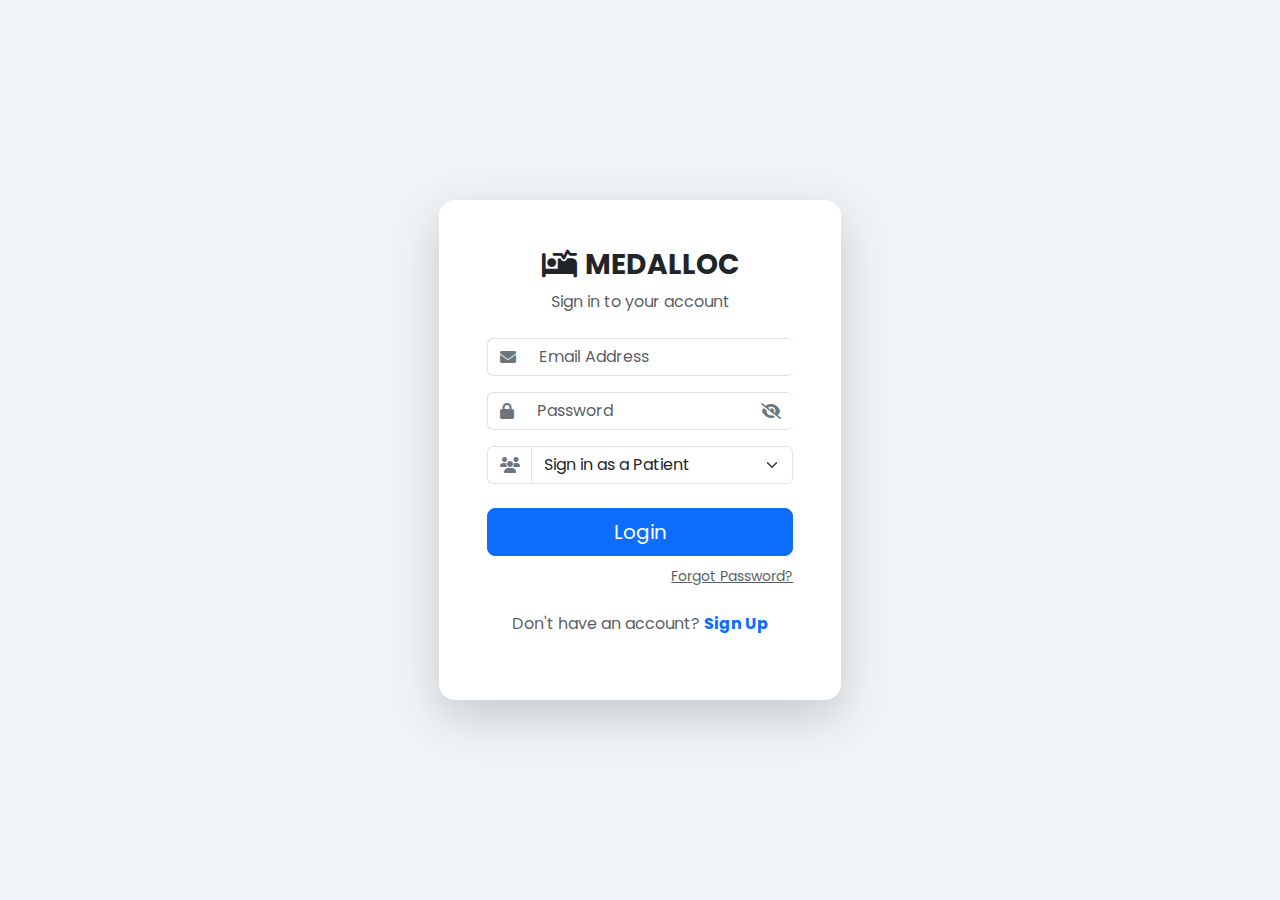
<file: Index.html>
<!DOCTYPE html>
<html lang="en">
<head>
    <meta charset="UTF-8">
    <meta name="viewport" content="width=device-width, initial-scale=1.0">
    <title>MEDALLOC - Login & Register</title>

    <link href="https://cdn.jsdelivr.net/npm/bootstrap@5.3.3/dist/css/bootstrap.min.css" rel="stylesheet">
    
    <link rel="stylesheet" href="https://cdnjs.cloudflare.com/ajax/libs/font-awesome/6.5.2/css/all.min.css"/>
    
    <link rel="stylesheet" href="style.css">
</head>
<body>

    <div class="container-fluid">
        <div class="row vh-100 d-flex align-items-center justify-content-center">
            <div class="col-11 col-sm-8 col-md-6 col-lg-5 col-xl-4">
                
                <div id="login-card">
                    <div class="card shadow-lg border-0">
                        <div class="card-body p-4 p-sm-5">
                            <div class="text-center mb-4">
                                <h3 class="fw-bold"><i class="fas fa-bed-pulse me-2"></i>MEDALLOC</h3>
                                <p class="text-muted">Sign in to your account</p>
                            </div>
                            
                            <form>
                                <div class="input-group mb-3">
                                    <span class="input-group-text"><i class="fas fa-envelope"></i></span>
                                    <input type="email" class="form-control" placeholder="Email Address" required>
                                </div>
                                <div class="input-group mb-3">
                                    <span class="input-group-text"><i class="fas fa-lock"></i></span>
                                    <input type="password" class="form-control" placeholder="Password" required>
                                    <span class="input-group-text toggle-password"><i class="fas fa-eye-slash"></i></span>
                                </div>
                                <div class="input-group mb-4">
                                    <span class="input-group-text"><i class="fas fa-users"></i></span>
                                    <select class="form-select">
                                        <option selected>Sign in as a Patient</option>
                                        <option value="1">Sign in as a Hospital Staff</option>
                                        <option value="2">Sign in as an Administrator</option>
                                    </select>
                                </div>
                                
                                <div class="d-grid">
                                    <button type="submit" class="btn btn-primary btn-lg">Login</button>
                                </div>
                                <div class="text-end mt-2">
                                    <a href="#" class="form-text">Forgot Password?</a>
                                </div>
                            </form>
                            
                            <div class="text-center mt-4">
                                <p class="text-muted">Don't have an account? <a href="#" id="show-register-link" class="fw-bold text-decoration-none">Sign Up</a></p>
                            </div>
                        </div>
                    </div>
                </div>

                <div id="register-card" class="d-none">
                    <div class="card shadow-lg border-0">
                        <div class="card-body p-4 p-sm-5">
                            <div class="text-center mb-4">
                                <h3 class="fw-bold"><i class="fas fa-bed-pulse me-2"></i>MEDALLOC</h3>
                                <p class="text-muted">Create your new account</p>
                            </div>

                            <ul class="nav nav-pills nav-fill mb-4" id="pills-tab" role="tablist">
                                <li class="nav-item" role="presentation">
                                    <button class="nav-link active" id="pills-patient-tab" data-bs-toggle="pill" data-bs-target="#pills-patient" type="button" role="tab">I'm a Patient</button>
                                </li>
                                <li class="nav-item" role="presentation">
                                    <button class="nav-link" id="pills-hospital-tab" data-bs-toggle="pill" data-bs-target="#pills-hospital" type="button" role="tab">I'm a Hospital</button>
                                </li>
                            </ul>

                            <div class="tab-content" id="pills-tabContent">
                                <div class="tab-pane fade show active" id="pills-patient" role="tabpanel">
                                    <form id="patient-register-form">
                                        <div class="input-group mb-3"><span class="input-group-text"><i class="fas fa-user"></i></span><input type="text" class="form-control" placeholder="Full Name"></div>
                                        <div class="input-group mb-3"><span class="input-group-text"><i class="fas fa-envelope"></i></span><input type="email" class="form-control" placeholder="Email Address"></div>
                                        <div class="input-group mb-3"><span class="input-group-text"><i class="fas fa-phone"></i></span><input type="tel" class="form-control" placeholder="Phone Number"></div>
                                        <div class="input-group mb-3"><span class="input-group-text"><i class="fas fa-lock"></i></span><input type="password" class="form-control" placeholder="Create Password"><span class="input-group-text toggle-password"><i class="fas fa-eye-slash"></i></span></div>
                                        <div class="input-group mb-4"><span class="input-group-text"><i class="fas fa-lock"></i></span><input type="password" class="form-control" placeholder="Confirm Password"><span class="input-group-text toggle-password"><i class="fas fa-eye-slash"></i></span></div>
                                        <div class="d-grid"><button type="submit" class="btn btn-primary btn-lg">Create Patient Account</button></div>
                                    </form>
                                </div>

                                <div class="tab-pane fade" id="pills-hospital" role="tabpanel">
                                     <form id="hospital-register-form">
                                        <div class="input-group mb-3"><span class="input-group-text"><i class="fas fa-hospital"></i></span><input type="text" class="form-control" placeholder="Hospital Name"></div>
                                        <div class="input-group mb-3"><span class="input-group-text"><i class="fas fa-map-marker-alt"></i></span><input type="text" class="form-control" placeholder="Hospital Address"></div>
                                        <div class="input-group mb-3"><span class="input-group-text"><i class="fas fa-user-tie"></i></span><input type="text" class="form-control" placeholder="Contact Person's Name"></div>
                                        <div class="input-group mb-3"><span class="input-group-text"><i class="fas fa-at"></i></span><input type="email" class="form-control" placeholder="Contact Person's Email"></div>
                                        <div class="input-group mb-3"><span class="input-group-text"><i class="fas fa-key"></i></span><input type="text" class="form-control" placeholder="Verification Code"></div>
                                        <div class="input-group mb-3"><span class="input-group-text"><i class="fas fa-lock"></i></span><input type="password" class="form-control" placeholder="Create Password"><span class="input-group-text toggle-password"><i class="fas fa-eye-slash"></i></span></div>
                                        <div class="input-group mb-4"><span class="input-group-text"><i class="fas fa-lock"></i></span><input type="password" class="form-control" placeholder="Confirm Password"><span class="input-group-text toggle-password"><i class="fas fa-eye-slash"></i></span></div>
                                        <div class="d-grid"><button type="submit" class="btn btn-primary btn-lg">Register Hospital</button></div>
                                    </form>
                                </div>
                            </div>
                            
                            <div class="text-center mt-4">
                                <p class="text-muted">Already have an account? <a href="#" id="show-login-link" class="fw-bold text-decoration-none">Sign In</a></p>
                            </div>
                        </div>
                    </div>
                </div>

            </div>
        </div>
    </div>
    
    <div class="modal fade" id="notificationModal" tabindex="-1">
      <div class="modal-dialog modal-dialog-centered">
        <div class="modal-content">
          <div class="modal-header border-0">
            <button type="button" class="btn-close" data-bs-dismiss="modal"></button>
          </div>
          <div class="modal-body text-center px-4 pb-4">
              <i id="modalIcon" class="fas mb-3"></i>
              <h5 id="modalTitle" class="modal-title mb-2 fw-bold"></h5>
              <p id="modalBody"></p>
              <button type="button" class="btn btn-primary mt-2" data-bs-dismiss="modal">OK</button>
          </div>
        </div>
      </div>
    </div>

    <script src="https://cdn.jsdelivr.net/npm/bootstrap@5.3.3/dist/js/bootstrap.bundle.min.js"></script>
    
    <script src="conf.js"></script>
    <script src="auth.js"></script>

</body>
</html>
</file>
<file: style.css>
@import url('https://fonts.googleapis.com/css2?family=Poppins:wght@400;500;600&display=swap');

/* Define color palette and font */
:root {
    --primary-color: #0d6efd; /* Bootstrap's default blue, can be changed */
    --success-color: #198754;
    --light-bg: #f0f4f7;
    --card-bg: #ffffff;
    --font-family: 'Poppins', sans-serif;
}

body {
    font-family: var(--font-family);
    background-color: var(--light-bg);
}

/* Override Bootstrap's primary color */
.btn-primary {
    background-color: var(--primary-color);
    border-color: var(--primary-color);
}
.btn-primary:hover {
    background-color: #0b5ed7;
    border-color: #0a58ca;
}
.form-select:focus, .form-control:focus {
    border-color: var(--primary-color);
    box-shadow: 0 0 0 0.25rem rgba(13, 110, 253, 0.25);
}
.nav-pills .nav-link.active, .nav-pills .show>.nav-link {
    background-color: var(--primary-color);
}
a {
    color: var(--primary-color);
}

/* Custom styling for the form card */
.card {
    border-radius: 1rem;
}

.input-group-text {
    background-color: #fff;
    border-right: 0;
    color: #6c757d;
}

.input-group .form-control {
    border-left: 0;
}
.input-group .form-control:focus {
    border-left: 1px solid var(--primary-color);
}
.input-group:not(:last-child) .form-control {
    border-right: 0;
}

/* Style for password toggle */
.toggle-password {
    cursor: pointer;
    border-left: 0;
}

/* Style for Modal Notification Icon */
#modalIcon {
    font-size: 3.5rem;
    color: var(--success-color);
}
</file>
